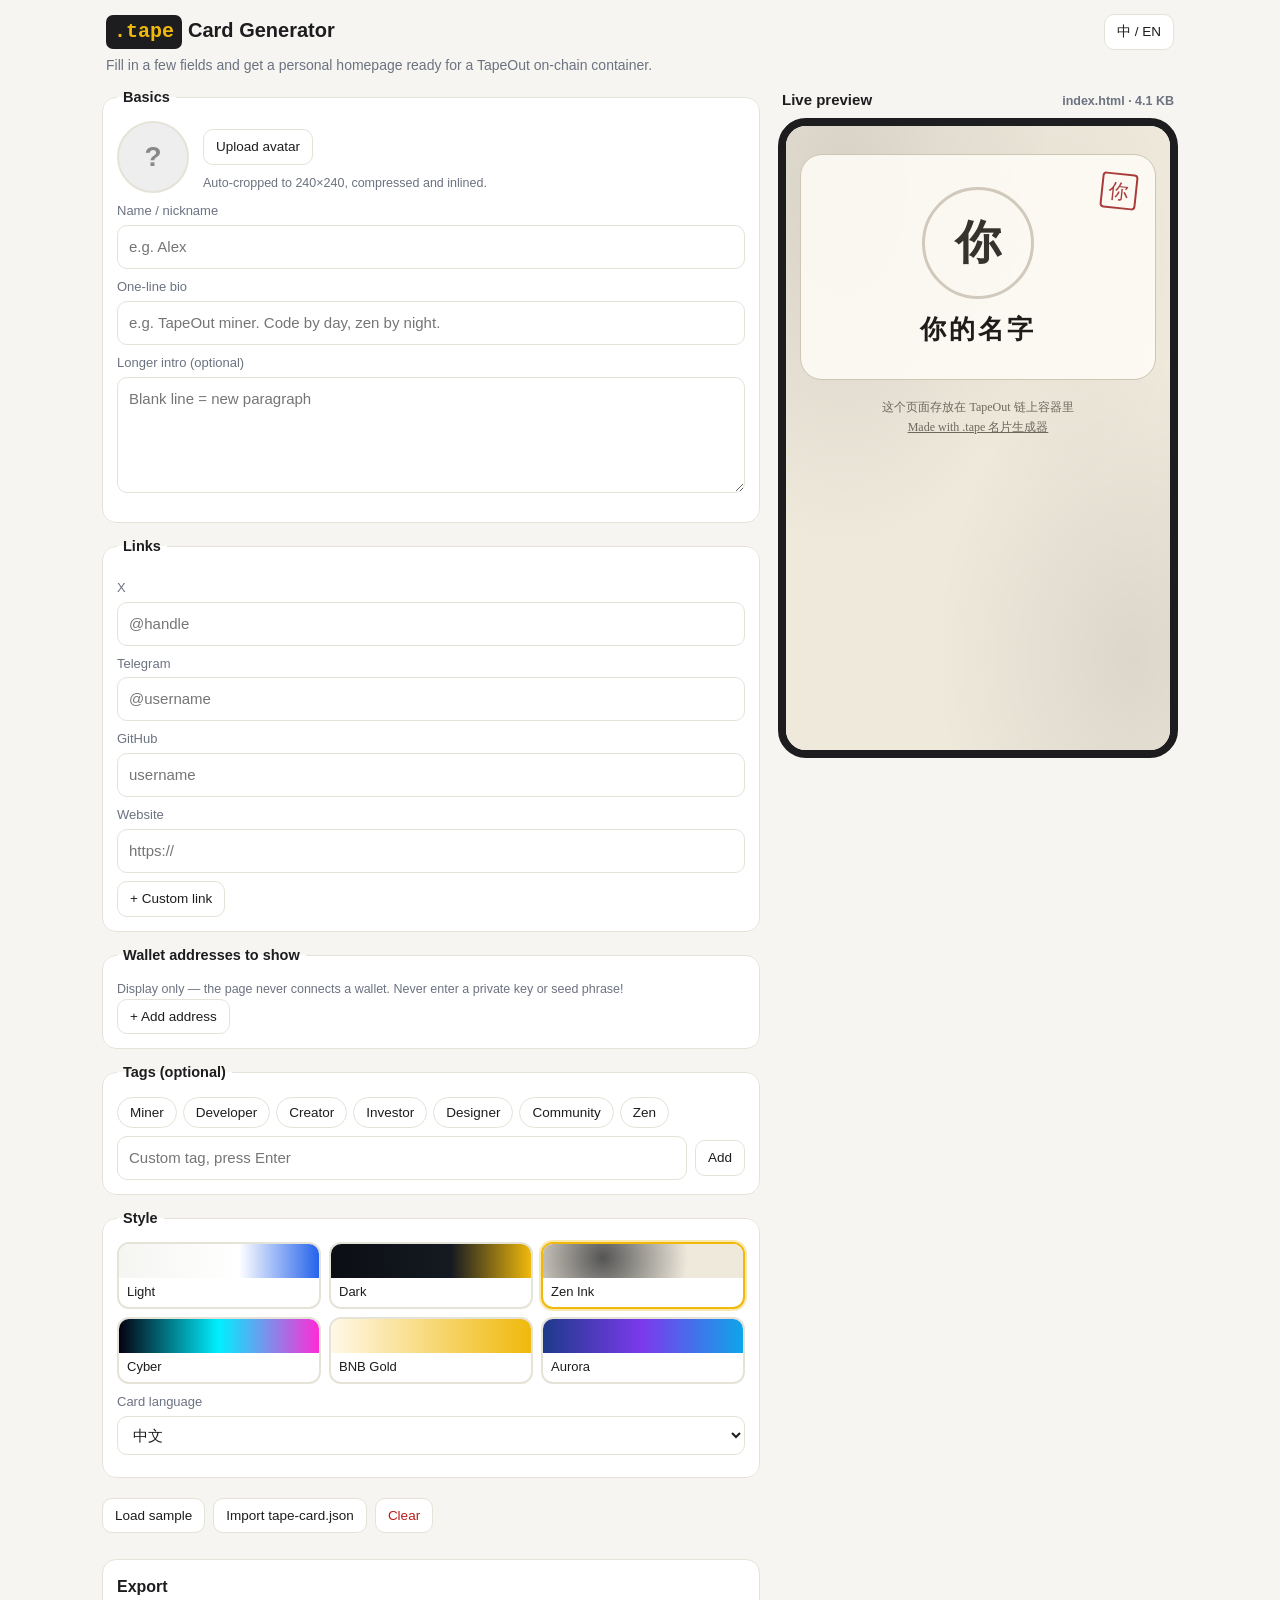
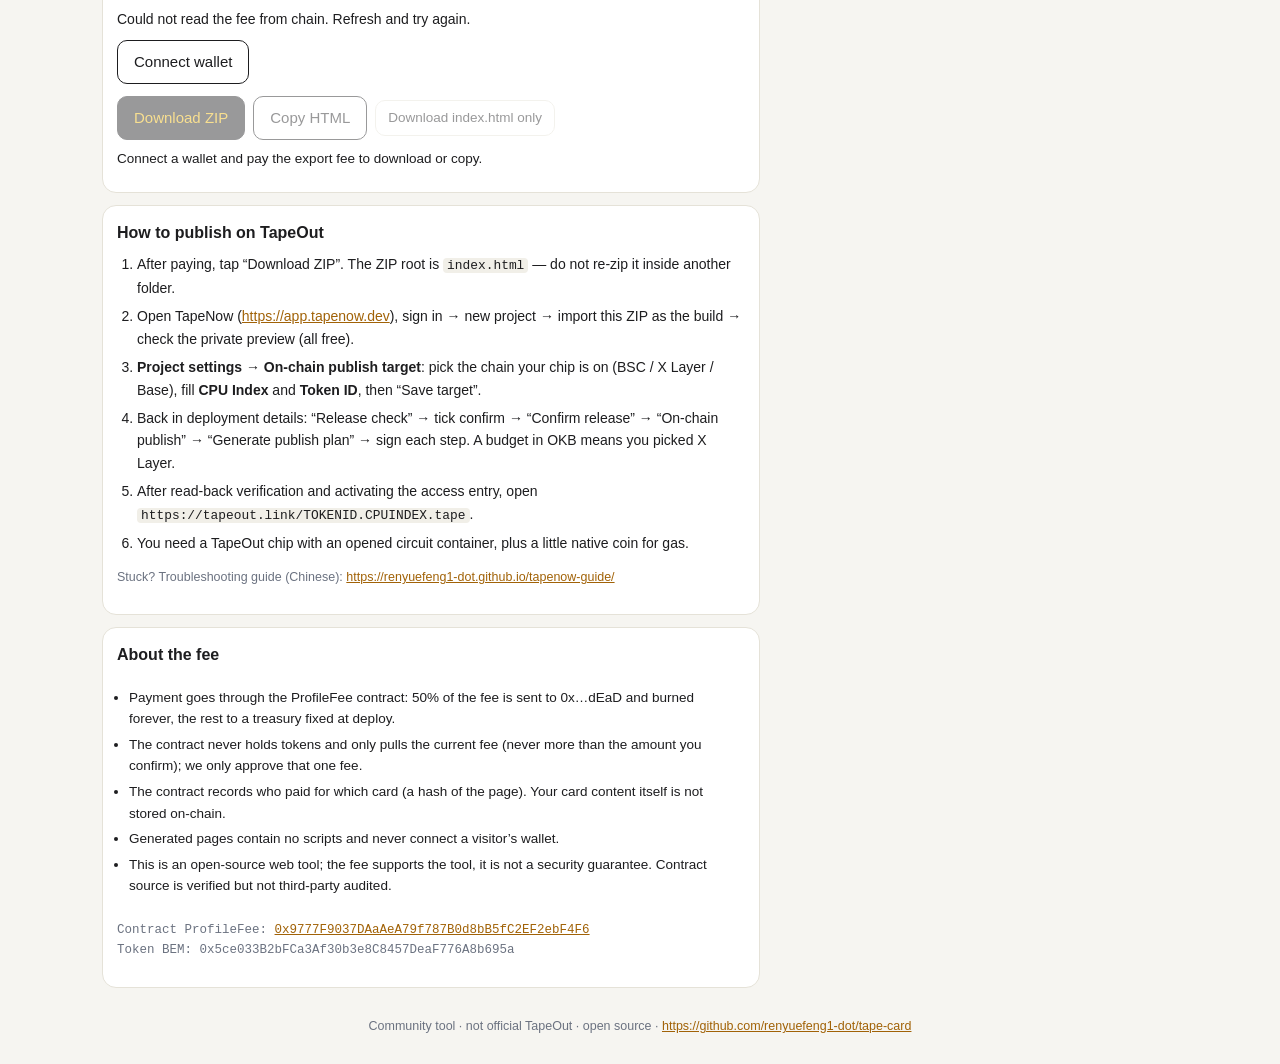
<file: index.html>
<!doctype html>
<html lang="zh-CN">
<head>
<meta charset="utf-8">
<meta name="viewport" content="width=device-width,initial-scale=1,viewport-fit=cover">
<title>.tape 名片生成器 · TapeOut 链上个人主页</title>
<meta name="description" content="填几项信息，生成一个能直接放进 TapeOut 链上容器的个人主页（ZIP，根目录 index.html，无外部脚本）。">
<link rel="icon" href="data:,">
<link rel="stylesheet" href="./style.css">
</head>
<body>
<div id="testBanner" class="banner" hidden></div>
<header class="top">
  <div class="brand"><span class="logo">.tape</span><span data-i="title">名片生成器</span></div>
  <button id="langBtn" class="ghost small" type="button" aria-label="切换语言 / Switch language">中 / EN</button>
</header>
<p class="tagline" data-i="tagline">填几项信息，生成一个放进 TapeOut 链上容器的个人主页。</p>

<nav class="tabs" role="tablist">
  <button type="button" class="tab active" data-tab="edit" data-i="tabEdit">编辑</button>
  <button type="button" class="tab" data-tab="preview" data-i="tabPreview">预览</button>
  <button type="button" class="tab" data-tab="export" data-i="tabExport">导出</button>
</nav>

<main class="layout">
<section class="pane" id="pane-edit">
  <form id="form" autocomplete="off" onsubmit="return false">
    <fieldset>
      <legend data-i="secBasic">基本信息</legend>
      <div class="avatarRow">
        <div id="avatarBox" class="avatarBox" aria-hidden="true"></div>
        <div>
          <label class="btn ghost small" for="avatarFile" data-i="avatarPick">上传头像</label>
          <input id="avatarFile" type="file" accept="image/*" hidden>
          <button id="avatarClear" type="button" class="ghost small" data-i="avatarClear" hidden>移除</button>
          <div class="hint" id="avatarInfo" data-i="avatarHint">会自动裁成 240×240 并压缩，内联进页面。</div>
        </div>
      </div>
      <label><span data-i="fName">名字 / 昵称</span><input name="name" maxlength="40" data-ph="phName" placeholder="例：小明"></label>
      <label><span data-i="fBio">一句话简介</span><input name="bio" maxlength="80" data-ph="phBio" placeholder="例：TapeOut 矿工，白天写代码，晚上坐禅"></label>
      <label><span data-i="fIntro">详细介绍（可选）</span><textarea name="intro" rows="4" maxlength="1200" data-ph="phIntro" placeholder="空一行分段"></textarea></label>
    </fieldset>

    <fieldset>
      <legend data-i="secLinks">链接</legend>
      <label><span>X</span><input name="link_x" maxlength="120" placeholder="@handle"></label>
      <label><span>Telegram</span><input name="link_telegram" maxlength="120" placeholder="@username"></label>
      <label><span>GitHub</span><input name="link_github" maxlength="120" placeholder="username"></label>
      <label><span data-i="fWebsite">网站</span><input name="link_website" maxlength="200" placeholder="https://"></label>
      <div id="customList"></div>
      <button type="button" id="addCustom" class="ghost small" data-i="addCustom">＋ 自定义链接</button>
    </fieldset>

    <fieldset>
      <legend data-i="secWallets">展示的钱包地址</legend>
      <div class="hint" data-i="walletHint">只展示，页面不会连接钱包。不要填私钥或助记词！</div>
      <div id="walletList"></div>
      <button type="button" id="addWallet" class="ghost small" data-i="addWallet">＋ 添加地址</button>
    </fieldset>

    <fieldset>
      <legend data-i="secTags">标签（可选）</legend>
      <div id="tagPresets" class="chips"></div>
      <div class="row"><input id="tagInput" maxlength="16" data-ph="phTag" placeholder="自定义标签，回车添加"><button type="button" id="tagAdd" class="ghost small" data-i="add">添加</button></div>
    </fieldset>

    <fieldset>
      <legend data-i="secStyle">风格</legend>
      <div id="themeList" class="themes"></div>
      <label><span data-i="fLang">名片语言</span>
        <select name="lang"><option value="zh">中文</option><option value="en">English</option></select></label>
    </fieldset>

    <div class="row wrapRow">
      <button type="button" id="loadSample" class="ghost small" data-i="loadSample">填入示例</button>
      <label class="btn ghost small" for="importFile" data-i="importJson">导入 tape-card.json</label>
      <input id="importFile" type="file" accept="application/json,.json" hidden>
      <button type="button" id="resetBtn" class="ghost small danger" data-i="reset">清空</button>
    </div>
  </form>
</section>

<section class="pane" id="pane-preview">
  <div class="previewHead"><span data-i="livePreview">实时预览</span><span id="sizeInfo" class="hint"></span></div>
  <div class="phone"><iframe id="preview" title="preview" sandbox=""></iframe></div>
</section>

<section class="pane" id="pane-export">
  <div class="box">
    <h3 data-i="exportTitle">导出</h3>
    <div id="feeLine" class="feeLine"></div>
    <div id="walletBox">
      <div class="row wrapRow">
        <button type="button" id="connectBtn" class="btn" data-i="connect">连接钱包</button>
        <button type="button" id="mintBtn" class="ghost small" data-i="mint" hidden>领取 100 测试 BEM</button>
      </div>
      <div id="acctLine" class="hint"></div>
      <button type="button" id="payBtn" class="btn primary" hidden></button>
      <div id="payStatus" class="status" aria-live="polite"></div>
    </div>
    <div class="row wrapRow exportBtns">
      <button type="button" id="dlZip" class="btn primary" data-i="dlZip">下载 ZIP</button>
      <button type="button" id="copyHtml" class="btn" data-i="copyHtml">复制 HTML</button>
      <button type="button" id="dlHtml" class="ghost small" data-i="dlHtml">只下载 index.html</button>
    </div>
    <div id="exportStatus" class="status" aria-live="polite"></div>
    <div id="checks" class="checks"></div>
  </div>

  <div class="box guide">
    <h3 data-i="guideTitle">怎么发布到 TapeOut</h3>
    <ol id="guideList"></ol>
    <p class="hint"><span data-i="guideMore">卡住了？看排错手册：</span> <a id="guideLink" target="_blank" rel="noopener">https://renyuefeng1-dot.github.io/tapenow-guide/</a></p>
  </div>

  <div class="box">
    <h3 data-i="aboutTitle">关于付费</h3>
    <ul id="aboutList" class="small"></ul>
    <p class="hint mono" id="contractLine"></p>
  </div>
</section>
</main>

<footer class="foot">
  <span data-i="footNote">社区工具 · 非 TapeOut 官方 · 开源</span> ·
  <a href="https://github.com/renyuefeng1-dot/tape-card" target="_blank" rel="noopener">https://github.com/renyuefeng1-dot/tape-card</a>
</footer>

<div id="toast" class="toast" hidden></div>
<script src="./config.js"></script>
<script src="./ethers.umd.min.js"></script>
<script src="./render.js"></script>
<script src="./zip.js"></script>
<script src="./app.js"></script>
</body>
</html>
</file>
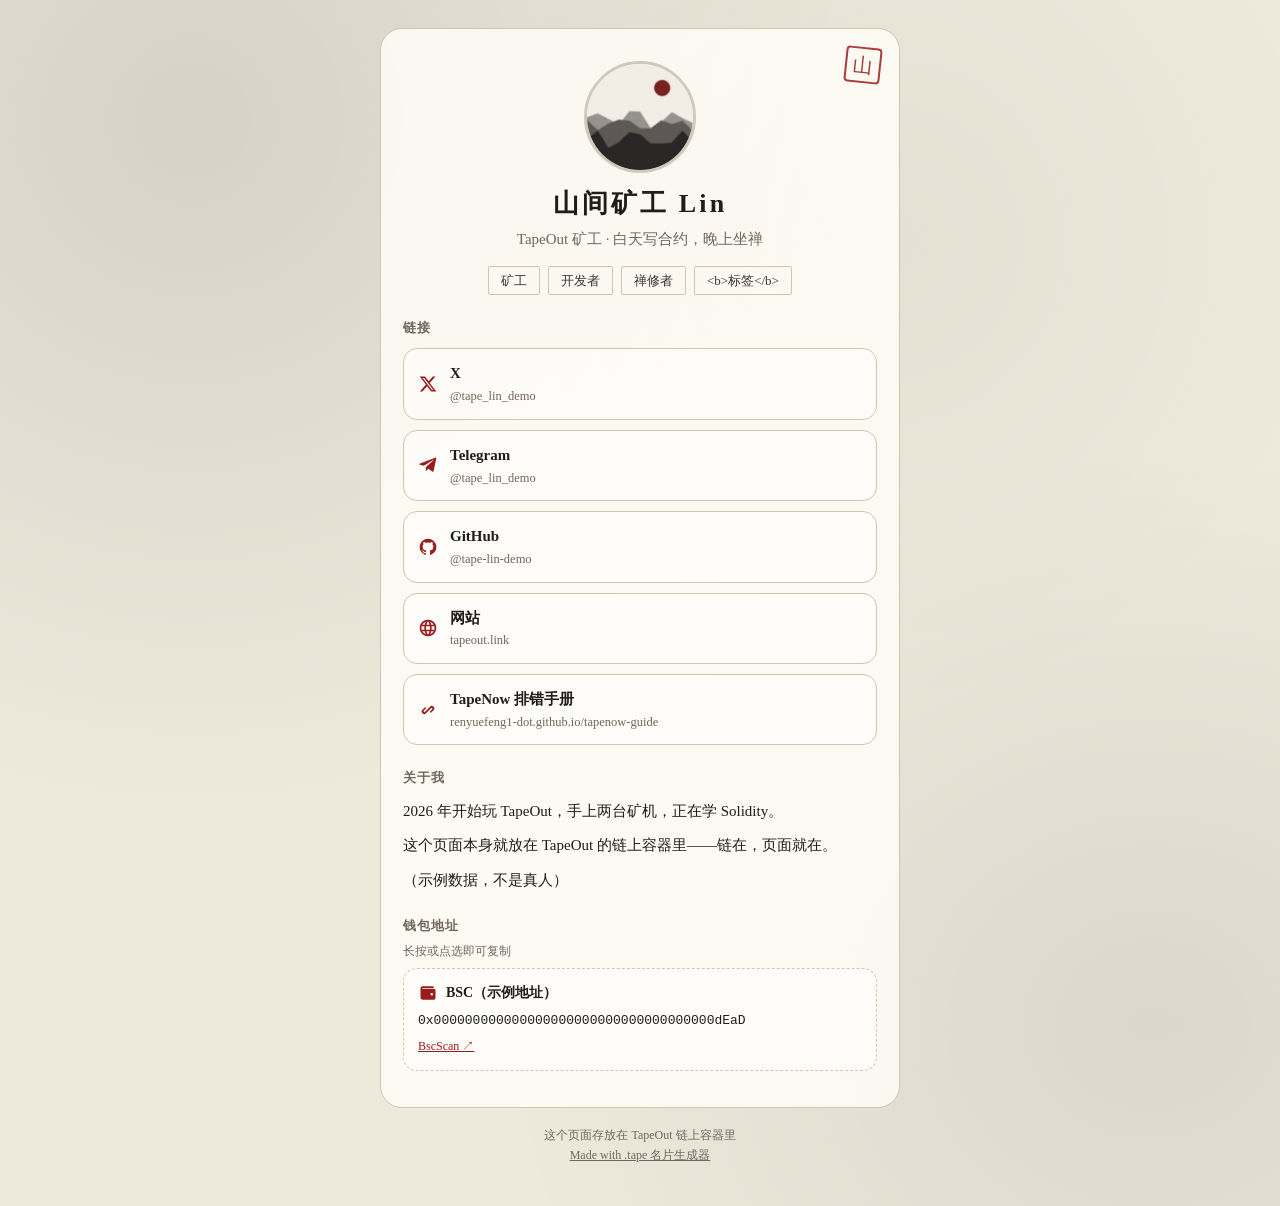
<file: sample/demo/index.html>
<!doctype html>
<html lang="zh-CN">
<head>
<meta charset="utf-8">
<meta name="viewport" content="width=device-width,initial-scale=1,viewport-fit=cover">
<title>山间矿工 Lin · .tape</title>
<meta name="description" content="TapeOut 矿工 · 白天写合约，晚上坐禅">
<meta name="generator" content=".tape 名片生成器 / tape-card v1">
<style>
:root{--bg:#efe9dc;--card:rgba(255,253,247,.86);--text:#1f1d1a;--muted:#6f675c;--accent:#9b1c1c;--chip:transparent;--chipText:#3b352d;--border:#cfc5b3;--btn:rgba(255,255,255,.5)}
*{box-sizing:border-box}html{-webkit-text-size-adjust:100%}
body{margin:0;min-height:100vh;background:var(--bg);color:var(--text);font-family:"Songti SC","STSong","Noto Serif SC","Source Han Serif SC","SimSun",Georgia,serif;line-height:1.65;display:flex;justify-content:center;padding:28px 14px 40px}
.wrap{width:100%;max-width:520px}
.card{background:var(--card);border-radius:22px;padding:32px 22px 26px;box-shadow:0 10px 40px rgba(0,0,0,.08);text-align:center}
.avatar{width:112px;height:112px;border-radius:50%;object-fit:cover;border:3px solid var(--border);display:block;margin:0 auto 14px}
.avatar-txt{display:flex;align-items:center;justify-content:center;font-size:46px;font-weight:700;background:var(--chip);color:var(--chipText)}
h1{font-size:26px;margin:4px 0 6px;line-height:1.3;word-break:break-word}
.bio{color:var(--muted);margin:0 0 14px;font-size:15px;word-break:break-word}
.tags{display:flex;flex-wrap:wrap;gap:8px;justify-content:center;margin:0 0 18px;padding:0;list-style:none}
.tag{background:var(--chip);color:var(--chipText);font-size:13px;padding:3px 12px;border-radius:999px}
h2{font-size:13px;letter-spacing:.08em;text-transform:uppercase;color:var(--muted);margin:22px 0 10px;text-align:left;font-weight:600}
.intro{text-align:left;font-size:15px;word-break:break-word}.intro p{margin:0 0 10px}
.links{display:flex;flex-direction:column;gap:10px;margin:0;padding:0;list-style:none}
.link{display:flex;align-items:center;gap:12px;padding:12px 14px;border:1px solid var(--border);border-radius:14px;background:var(--btn);color:var(--text);text-decoration:none;text-align:left;transition:transform .15s}
.link:hover{transform:translateY(-1px);border-color:var(--accent)}
.link svg{flex:none;color:var(--accent)}.link b{font-weight:600;display:block;font-size:15px}.link small{display:block;color:var(--muted);font-size:12.5px;overflow:hidden;text-overflow:ellipsis;white-space:nowrap;max-width:100%}
.link span{min-width:0;flex:1}
.wallet{padding:12px 14px;border:1px dashed var(--border);border-radius:14px;text-align:left;margin-bottom:10px;background:var(--btn)}
.wallet b{display:flex;align-items:center;gap:8px;font-size:14px}.wallet b svg{color:var(--accent)}
.wallet code{display:block;margin-top:6px;font-family:"SFMono-Regular",Menlo,Consolas,monospace;font-size:13px;word-break:break-all;user-select:all;-webkit-user-select:all;cursor:text}
.wallet a{font-size:12px;color:var(--accent)}.hint{font-size:12px;color:var(--muted);margin:-4px 0 6px;text-align:left}
footer{margin-top:18px;text-align:center;font-size:12px;color:var(--muted)}footer a{color:var(--muted)}
body{background:radial-gradient(ellipse at 15% 10%,rgba(0,0,0,.10),transparent 45%),radial-gradient(ellipse at 90% 85%,rgba(0,0,0,.08),transparent 40%),radial-gradient(ellipse at 70% 20%,rgba(0,0,0,.04),transparent 35%),var(--bg)}.card{box-shadow:none;border:1px solid var(--border);position:relative}.seal{position:absolute;right:18px;top:18px;width:36px;height:36px;border:2px solid var(--accent);color:var(--accent);font-size:20px;line-height:32px;text-align:center;border-radius:4px;transform:rotate(6deg);opacity:.85}.tag{border:1px solid var(--border);border-radius:2px}.avatar{filter:grayscale(.35) contrast(1.05)}h1{letter-spacing:.12em}
</style>
</head>
<body>
<main class="wrap"><article class="card">
<span class="seal" aria-hidden="true">山</span>
<img class="avatar" src="[data-uri]" alt="山间矿工 Lin" width="112" height="112">
<h1>山间矿工 Lin</h1>
<p class="bio">TapeOut 矿工 · 白天写合约，晚上坐禅</p>
<ul class="tags"><li class="tag">矿工</li><li class="tag">开发者</li><li class="tag">禅修者</li><li class="tag">&lt;b&gt;标签&lt;/b&gt;</li></ul>
<h2>链接</h2><ul class="links">
<li><a class="link" href="https://x.com/tape_lin_demo" target="_blank" rel="noopener noreferrer"><svg viewBox="0 0 24 24" width="20" height="20" aria-hidden="true" fill="currentColor"><path d="M17.8 3h3.1l-6.8 7.8L22 21h-6.2l-4.9-6.4L5.3 21H2.2l7.3-8.3L2 3h6.4l4.4 5.8L17.8 3zm-1.1 16.2h1.7L7.4 4.7H5.6l11.1 14.5z"/></svg><span><b>X</b><small>@tape_lin_demo</small></span></a></li>
<li><a class="link" href="https://t.me/tape_lin_demo" target="_blank" rel="noopener noreferrer"><svg viewBox="0 0 24 24" width="20" height="20" aria-hidden="true" fill="currentColor"><path d="M21.9 4.3 18.8 19c-.2 1-.8 1.3-1.7.8l-4.6-3.4-2.2 2.1c-.2.2-.5.5-1 .5l.3-4.7 8.6-7.8c.4-.3-.1-.5-.6-.2L6.9 13 2.3 11.6c-1-.3-1-1 .2-1.5L20.5 3.2c.8-.3 1.6.2 1.4 1.1z"/></svg><span><b>Telegram</b><small>@tape_lin_demo</small></span></a></li>
<li><a class="link" href="https://github.com/tape-lin-demo" target="_blank" rel="noopener noreferrer"><svg viewBox="0 0 24 24" width="20" height="20" aria-hidden="true" fill="currentColor"><path d="M12 2a10 10 0 0 0-3.2 19.5c.5.1.7-.2.7-.5v-1.7c-2.8.6-3.4-1.3-3.4-1.3-.5-1.2-1.1-1.5-1.1-1.5-.9-.6.1-.6.1-.6 1 .1 1.5 1 1.5 1 .9 1.5 2.4 1.1 2.9.8.1-.6.4-1.1.7-1.3-2.2-.3-4.6-1.1-4.6-5a3.9 3.9 0 0 1 1-2.7c-.1-.3-.5-1.3.1-2.7 0 0 .8-.3 2.8 1a9.6 9.6 0 0 1 5 0c1.9-1.3 2.8-1 2.8-1 .6 1.4.2 2.4.1 2.7a3.9 3.9 0 0 1 1 2.7c0 3.9-2.3 4.7-4.6 5 .4.3.7.9.7 1.9V21c0 .3.2.6.7.5A10 10 0 0 0 12 2z"/></svg><span><b>GitHub</b><small>@tape-lin-demo</small></span></a></li>
<li><a class="link" href="https://tapeout.link" target="_blank" rel="noopener noreferrer"><svg viewBox="0 0 24 24" width="20" height="20" aria-hidden="true" fill="currentColor"><path d="M12 2a10 10 0 1 0 0 20 10 10 0 0 0 0-20zm6.9 6h-2.9a15.7 15.7 0 0 0-1.4-3.6A8 8 0 0 1 18.9 8zM12 4c.8 1.2 1.5 2.5 1.9 4h-3.8c.4-1.5 1.1-2.8 1.9-4zM4.3 14a8.2 8.2 0 0 1 0-4h3.4a16.5 16.5 0 0 0 0 4H4.3zm.8 2h2.9c.3 1.3.8 2.5 1.4 3.6A8 8 0 0 1 5.1 16zM8 8H5.1a8 8 0 0 1 4.3-3.6C8.8 5.5 8.3 6.7 8 8zm4 12c-.8-1.2-1.5-2.5-1.9-4h3.8c-.4 1.5-1.1 2.8-1.9 4zm2.3-6H9.7a14.7 14.7 0 0 1 0-4h4.6a14.7 14.7 0 0 1 0 4zm.3 5.6c.6-1.1 1.1-2.3 1.4-3.6h2.9a8 8 0 0 1-4.3 3.6zm1.7-5.6a16.5 16.5 0 0 0 0-4h3.4a8.2 8.2 0 0 1 0 4h-3.4z"/></svg><span><b>网站</b><small>tapeout.link</small></span></a></li>
<li><a class="link" href="https://renyuefeng1-dot.github.io/tapenow-guide/" target="_blank" rel="noopener noreferrer"><svg viewBox="0 0 24 24" width="20" height="20" aria-hidden="true" fill="currentColor"><path d="M10.6 13.4a1 1 0 0 1 0-1.4l3.5-3.5a3 3 0 1 1 4.2 4.2l-2.1 2.1a1 1 0 1 1-1.4-1.4l2.1-2.1a1 1 0 1 0-1.4-1.4L12 13.4a1 1 0 0 1-1.4 0zm2.8-2.8a1 1 0 0 1 0 1.4l-3.5 3.5a3 3 0 1 1-4.2-4.2l2.1-2.1a1 1 0 1 1 1.4 1.4l-2.1 2.1a1 1 0 1 0 1.4 1.4L12 10.6a1 1 0 0 1 1.4 0z"/></svg><span><b>TapeNow 排错手册</b><small>renyuefeng1-dot.github.io/tapenow-guide</small></span></a></li>
</ul>
<h2>关于我</h2><div class="intro"><p>2026 年开始玩 TapeOut，手上两台矿机，正在学 Solidity。</p><p>这个页面本身就放在 TapeOut 的链上容器里——链在，页面就在。</p><p>（示例数据，不是真人）</p></div>
<h2>钱包地址</h2><p class="hint">长按或点选即可复制</p>
<div class="wallet"><b><svg viewBox="0 0 24 24" width="20" height="20" aria-hidden="true" fill="currentColor"><path d="M3 6.5A2.5 2.5 0 0 1 5.5 4H18a1 1 0 0 1 0 2H5.5a.5.5 0 0 0 0 1H19a2 2 0 0 1 2 2v9a2 2 0 0 1-2 2H5.5A2.5 2.5 0 0 1 3 17.5v-11zM16.5 12a1.5 1.5 0 1 0 0 3 1.5 1.5 0 0 0 0-3z"/></svg>BSC（示例地址）</b><code>0x000000000000000000000000000000000000dEaD</code><a href="https://bscscan.com/address/0x000000000000000000000000000000000000dEaD" target="_blank" rel="noopener noreferrer">BscScan ↗</a></div>
</article>
<footer><div>这个页面存放在 TapeOut 链上容器里</div><a href="https://renyuefeng1-dot.github.io/tape-card/" target="_blank" rel="noopener noreferrer">Made with .tape 名片生成器</a></footer>
</main>
</body>
</html>
</file>
<file: style.css>
:root{--bg:#f6f5f1;--card:#fff;--text:#1d1d1f;--muted:#6b7280;--accent:#c99400;--accent2:#1d1d1f;--border:#e5e2d8;--ok:#047857;--err:#b91c1c}
[hidden]{display:none!important}
*{box-sizing:border-box}
body{margin:0;background:var(--bg);color:var(--text);font:15px/1.6 -apple-system,BlinkMacSystemFont,"Segoe UI","PingFang SC","Microsoft YaHei",sans-serif;padding-bottom:30px}
a{color:#a16207;word-break:break-all}
.banner{background:#b91c1c;color:#fff;text-align:center;padding:8px 12px;font-size:13.5px;font-weight:600}
.banner.free{background:#047857}
.top{display:flex;align-items:center;justify-content:space-between;padding:14px 16px 0;max-width:1100px;margin:0 auto}
.brand{font-size:20px;font-weight:700;display:flex;gap:6px;align-items:baseline}
.logo{background:#1d1d1f;color:#f0b90b;padding:1px 8px;border-radius:7px;font-family:Menlo,Consolas,monospace}
.tagline{max-width:1100px;margin:4px auto 10px;padding:0 16px;color:var(--muted);font-size:14px}
.tabs{display:flex;gap:6px;padding:0 16px;max-width:1100px;margin:0 auto 10px;position:sticky;top:0;background:var(--bg);z-index:5;padding-top:6px;padding-bottom:6px}
.tab{flex:1;border:1px solid var(--border);background:#fff;border-radius:10px;padding:9px 0;font-size:15px;cursor:pointer;color:var(--text)}
.tab.active{background:#1d1d1f;color:#fff;border-color:#1d1d1f}
.layout{max-width:1100px;margin:0 auto;padding:0 12px}
.pane{display:none}.pane.show{display:block}
fieldset{border:1px solid var(--border);background:var(--card);border-radius:14px;padding:12px 14px 14px;margin:0 0 12px}
legend{font-weight:700;padding:0 6px;font-size:14.5px}
label{display:block;margin:8px 0}
label>span{display:block;font-size:13px;color:var(--muted);margin-bottom:3px}
input,textarea,select{width:100%;font:inherit;padding:9px 11px;border:1px solid var(--border);border-radius:10px;background:#fff;color:var(--text)}
textarea{resize:vertical}
input:focus,textarea:focus,select:focus{outline:2px solid #f0b90b;border-color:transparent}
.btn,button{font:inherit;cursor:pointer;border-radius:10px;border:1px solid #1d1d1f;background:#fff;color:#1d1d1f;padding:9px 16px;display:inline-block}
.btn.primary,button.primary{background:#1d1d1f;color:#f0b90b}
button:disabled{opacity:.45;cursor:not-allowed}
.ghost{border-color:var(--border);background:#fff}
.small{padding:6px 12px;font-size:13.5px}
.danger{color:var(--err)}
.row{display:flex;gap:8px;align-items:center}.row input{flex:1}
.wrapRow{flex-wrap:wrap}
.hint{font-size:12.5px;color:var(--muted)}
.mono{font-family:Menlo,Consolas,monospace;word-break:break-all}
.avatarRow{display:flex;gap:14px;align-items:center}
.avatarBox{width:72px;height:72px;border-radius:50%;background:#eee center/cover;flex:none;display:flex;align-items:center;justify-content:center;font-size:28px;font-weight:700;color:#888;border:2px solid var(--border)}
.sub{display:grid;grid-template-columns:1fr 1.6fr auto;gap:6px;margin:6px 0}
.sub button{padding:6px 10px}
.chips{display:flex;flex-wrap:wrap;gap:6px;margin-bottom:8px}
.chip{border:1px solid var(--border);border-radius:999px;padding:4px 12px;font-size:13.5px;background:#fff}
.chip.on{background:#1d1d1f;color:#f0b90b;border-color:#1d1d1f}
.themes{display:grid;grid-template-columns:repeat(3,1fr);gap:8px}
.theme{border:2px solid var(--border);border-radius:12px;padding:0;overflow:hidden;background:#fff;text-align:left}
.theme.on{border-color:#f0b90b;box-shadow:0 0 0 2px #f0b90b55}
.theme i{display:block;height:34px}
.theme span{display:block;padding:4px 8px;font-size:13px}
.previewHead{display:flex;justify-content:space-between;align-items:baseline;margin:2px 4px 6px;font-weight:600}
.phone{border:8px solid #1d1d1f;border-radius:28px;overflow:hidden;background:#fff;height:min(78vh,760px);max-width:420px;margin:0 auto}
.phone iframe{width:100%;height:100%;border:0;display:block}
.box{background:var(--card);border:1px solid var(--border);border-radius:14px;padding:14px;margin-bottom:12px}
.box h3{margin:0 0 8px;font-size:16px}
.feeLine{font-size:14px;margin-bottom:10px}
.status{font-size:13.5px;margin-top:8px;word-break:break-all}
.status.ok{color:var(--ok)}.status.err{color:var(--err)}
#payBtn{margin-top:10px;width:100%}
.exportBtns{margin-top:12px}
.checks{font-size:13px;margin-top:8px}
.checks div:before{content:"✓ ";color:var(--ok);font-weight:700}
.checks div.bad:before{content:"✗ ";color:var(--err)}
.guide ol{padding-left:20px;margin:0 0 6px}.guide li{margin-bottom:6px;font-size:14px}
.small li{font-size:13.5px;margin-bottom:4px}
.foot{text-align:center;font-size:12.5px;color:var(--muted);margin-top:16px;padding:0 16px}
.toast{position:fixed;left:50%;bottom:24px;transform:translateX(-50%);background:#1d1d1f;color:#fff;padding:9px 16px;border-radius:10px;font-size:14px;z-index:20;max-width:90vw}
code{font-family:Menlo,Consolas,monospace;font-size:.92em;background:#f1efe8;padding:0 4px;border-radius:4px}
@media (min-width:900px){
  .tabs{display:none}
  .layout{display:grid;grid-template-columns:1fr 400px;gap:18px;align-items:start}
  .pane{display:block}
  #pane-edit{grid-column:1;grid-row:1}
  #pane-preview{grid-column:2;grid-row:1 / span 2;position:sticky;top:10px}
  #pane-export{grid-column:1;grid-row:2}
  .phone{height:640px}
}
</file>
